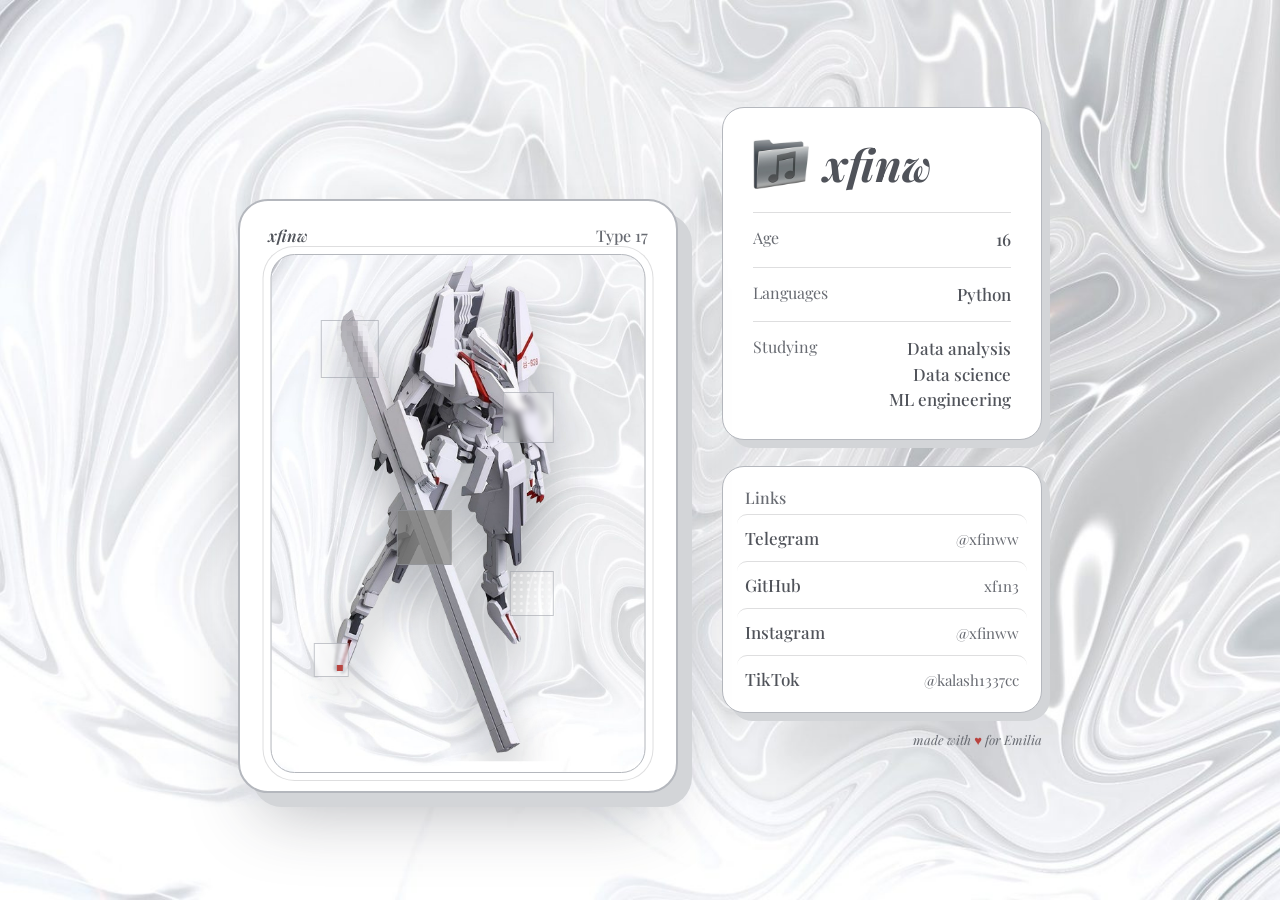
<file: index.html>
<!DOCTYPE html>
<html lang="en">
<head>
  <meta charset="utf-8">
  <meta name="viewport" content="width=device-width, initial-scale=1">
  <title>github.com/xf1n3</title>
  <meta name="description" content="xfinw, 19. Studying data analysis, data science and ML engineering.">
  <meta name="theme-color" content="#ffffff">
  <meta name="color-scheme" content="light only">
  <link rel="icon" type="image/png" href="favicon.png">
  <link rel="preconnect" href="https://fonts.googleapis.com">
  <link rel="preconnect" href="https://fonts.gstatic.com" crossorigin>
  <link href="https://fonts.googleapis.com/css2?family=Playfair+Display:ital,wght@0,400..900;1,400..900&display=swap" rel="stylesheet">
  <link rel="stylesheet" href="style.css">
</head>
<body class="page">

  <div class="layout">

    <main class="card">
      <span class="card__tag card__tag--left">xfinw</span>
      <span class="card__tag card__tag--right">Type 17</span>
      <span class="card__backdrop" aria-hidden="true"></span>

      <div class="card__figure">
        <img class="card__hero" id="hero" src="images/t17.png" width="501" height="751" alt="Type 17 Garde mecha from Knights of Sidonia">

        <span class="effect effect--pixel" style="--x:10; --y:14; --size:17; --order:0" aria-hidden="true">
          <canvas class="effect__canvas"></canvas>
        </span>
        <span class="effect effect--blur" style="--x:63; --y:28; --size:15; --order:1" aria-hidden="true"></span>
        <span class="effect effect--invert" style="--x:32; --y:51; --size:16; --order:2" aria-hidden="true"></span>
        <span class="effect effect--dots" style="--x:65; --y:63; --size:13; --order:3" aria-hidden="true"></span>
        <span class="effect effect--frost" style="--x:8; --y:77; --size:10; --order:4" aria-hidden="true"></span>
      </div>
    </main>

    <div class="layout__side">

      <aside class="profile" aria-label="About">
        <div class="profile__header">
          <img class="profile__avatar" src="images/avatar.png" width="56" height="56" alt="">
          <h1 class="profile__name">xfinw</h1>
        </div>
        <dl class="profile__list">
          <div class="profile__row">
            <dt class="profile__term">Age</dt>
            <dd class="profile__value">16</dd>
          </div>
          <div class="profile__row">
            <dt class="profile__term">Languages</dt>
            <dd class="profile__value">Python</dd>
          </div>
          <div class="profile__row">
            <dt class="profile__term">Studying</dt>
            <dd class="profile__value">Data analysis<br>Data science<br>ML engineering</dd>
          </div>
        </dl>
      </aside>

      <nav class="links" aria-label="Social links">
        <h2 class="links__title">Links</h2>
        <a class="links__item" href="https://t.me/xfinww" target="_blank" rel="noopener noreferrer">
          <span class="links__name">Telegram</span>
          <span class="links__handle">@xfinww</span>
        </a>
        <a class="links__item" href="https://github.com/xf1n3" target="_blank" rel="noopener noreferrer">
          <span class="links__name">GitHub</span>
          <span class="links__handle">xf1n3</span>
        </a>
        <a class="links__item" href="https://www.instagram.com/xfinww" target="_blank" rel="noopener noreferrer">
          <span class="links__name">Instagram</span>
          <span class="links__handle">@xfinww</span>
        </a>
        <a class="links__item" href="https://tiktok.com/@kalash1337cc" target="_blank" rel="noopener noreferrer">
          <span class="links__name">TikTok</span>
          <span class="links__handle">@kalash1337cc</span>
        </a>
      </nav>

      <p class="footnote">made with <span class="footnote__heart">&hearts;</span> for Emilia</p>

    </div>

  </div>

  <script src="script.js" defer></script>
</body>
</html>
</file>
<file: style.css>
:root {
  color-scheme: light only;
  --color-card: #ffffff;
  --color-edge: #d3d5d8;
  --color-text: #50535a;
  --color-border: #b4b7bd;
  --color-muted: #686b72;
  --color-accent: #b9433f;
  --color-line: rgba(52, 54, 59, 0.16);
  --ease-out: cubic-bezier(0.22, 0.8, 0.24, 1);
}

* {
  box-sizing: border-box;
  margin: 0;
  padding: 0;
}

.page {
  display: flex;
  align-items: center;
  justify-content: center;
  min-height: 100vh;
  padding: 40px 20px;
  font-family: "Playfair Display", Georgia, serif;
  color: var(--color-text);
  background: #fff url("images/wallpaper.jpg") center / cover fixed no-repeat;
}

.layout {
  display: flex;
  flex-wrap: wrap;
  align-items: flex-end;
  justify-content: center;
}

.layout__side {
  display: flex;
  flex-direction: column;
  gap: 26px;
  width: min(320px, 86vw);
  margin: 0 0 44px 44px;
}

.card {
  position: relative;
  width: min(440px, 86vw);
  aspect-ratio: 4 / 5.4;
  background: var(--color-card);
  border: 2px solid var(--color-border);
  border-radius: 30px;
  box-shadow:
    14px 14px 0 var(--color-edge),
    0 40px 70px -24px rgba(40, 44, 54, 0.35);
}

.card__tag {
  position: absolute;
  top: 24px;
  font-size: 16px;
  font-weight: 600;
}

.card__tag--left {
  left: 28px;
  font-style: italic;
}

.card__tag--right {
  right: 28px;
  font-weight: 500;
  color: var(--color-muted);
}

.card__figure {
  position: absolute;
  left: 50%;
  bottom: 5%;
  height: 87%;
  transform: translateX(-50%);
}

.card__hero {
  display: block;
  height: 100%;
  width: auto;
  filter: drop-shadow(0 24px 20px rgba(50, 54, 64, 0.35));
}

.profile {
  width: 100%;
  padding: 28px 30px 12px;
  background: var(--color-card);
  border: 1.5px solid var(--color-border);
  border-radius: 22px;
  box-shadow: 8px 8px 0 var(--color-edge);
}

.profile__header {
  display: flex;
  align-items: center;
  gap: 14px;
  margin-bottom: 20px;
}

.profile__avatar {
  display: block;
  width: 56px;
  height: 56px;
  object-fit: contain;
}

.profile__name {
  font-size: 44px;
  font-weight: 700;
  font-style: italic;
  line-height: 1;
}

.profile__row {
  display: flex;
  justify-content: space-between;
  gap: 20px;
  padding: 14px 0;
  border-top: 1px solid var(--color-line);
}

.profile__term {
  font-size: 16px;
  color: var(--color-muted);
}

.profile__value {
  font-size: 17px;
  font-weight: 500;
  line-height: 1.5;
  text-align: right;
}

.links {
  padding: 20px 22px 10px;
  background: var(--color-card);
  border: 1.5px solid var(--color-border);
  border-radius: 22px;
  box-shadow: 8px 8px 0 var(--color-edge);
}

.links__title {
  margin-bottom: 6px;
  font-size: 16px;
  font-weight: 500;
  color: var(--color-muted);
}

.links__item {
  display: flex;
  justify-content: space-between;
  align-items: baseline;
  gap: 16px;
  margin: 0 -8px;
  padding: 12px 8px;
  border-top: 1px solid var(--color-line);
  border-radius: 10px;
  color: var(--color-text);
  text-decoration: none;
}

.links__item:hover {
  background: #f1f2f3;
}

.links__item:focus-visible {
  outline: 2px solid var(--color-border);
  outline-offset: 2px;
}

.links__name {
  font-size: 17px;
  font-weight: 500;
}

.links__handle {
  font-size: 15px;
  color: var(--color-muted);
  text-align: right;
  overflow-wrap: anywhere;
}

.footnote {
  margin-top: -8px;
  font-size: 13px;
  font-style: italic;
  color: var(--color-muted);
  text-align: right;
  opacity: 0.7;
}

.footnote__heart {
  color: var(--color-accent);
}

@media (max-width: 900px) {
  .page {
    background-attachment: scroll;
  }

  .layout {
    flex-direction: column;
    align-items: center;
  }

  .layout__side {
    width: min(300px, 80vw);
    margin: 28px 0 0 72px;
  }
}

@media (max-width: 360px) {
  .layout__side {
    margin-left: 24px;
  }

  .profile__name {
    font-size: 36px;
  }
}

.card {
  animation: card-in 1s var(--ease-out) both;
}

.card__backdrop {
  position: absolute;
  left: 50%;
  top: 9%;
  bottom: 3%;
  width: 86%;
  transform: translateX(-50%);
  transform-origin: 50% 100%;
  background: #f1f2f3 url("images/wallpaper.jpg") 20% 30% / 320% auto;
  border: 1.5px solid var(--color-border);
  border-radius: 24px;
  box-shadow:
    0 0 0 7px #fff,
    0 0 0 8px var(--color-line);
  animation:
    capsule-in 1.1s var(--ease-out) 0.3s both,
    drift 40s ease-in-out 1.4s infinite alternate;
}

.card__tag {
  animation: fade 1s ease 1.9s both;
}

.card__hero {
  animation: hero-in 1.7s var(--ease-out) 0.6s both;
}

.profile {
  animation: fade 1s ease 2.2s both;
}

.links {
  animation: fade 1s ease 2.4s both;
}

.footnote {
  animation: fade 1s ease 2.6s both;
}

@keyframes card-in {
  from {
    opacity: 0;
    transform: translateY(32px) scale(0.96);
  }
  to {
    opacity: 1;
    transform: none;
  }
}

@keyframes capsule-in {
  from {
    opacity: 0;
    transform: translateX(-50%) scaleY(0.15);
  }
  to {
    opacity: 1;
    transform: translateX(-50%);
  }
}

@keyframes drift {
  to {
    background-position: 85% 70%;
  }
}

@keyframes fade {
  from {
    opacity: 0;
  }
  to {
    opacity: 1;
  }
}

@keyframes pop {
  from {
    opacity: 0;
    transform: scale(0.6);
  }
  to {
    opacity: 1;
    transform: none;
  }
}

@keyframes hero-in {
  0% {
    opacity: 0;
    clip-path: inset(100% 0 0 0);
    filter: blur(14px) drop-shadow(0 24px 20px rgba(50, 54, 64, 0));
    transform: translateY(40px) scale(0.96);
  }
  60% {
    opacity: 1;
  }
  100% {
    opacity: 1;
    clip-path: inset(-20% -20% 0 -20%);
    filter: blur(0) drop-shadow(0 24px 20px rgba(50, 54, 64, 0.35));
    transform: none;
  }
}

@media (prefers-reduced-motion: reduce) {
  * {
    animation: none !important;
  }
}

.effect {
  position: absolute;
  left: calc(var(--x) * 1%);
  top: calc(var(--y) * 1%);
  width: calc(var(--size) * 1%);
  aspect-ratio: 1;
  overflow: hidden;
  border: 1px solid rgba(150, 154, 162, 0.55);
  animation: pop 0.7s var(--ease-out) both;
  animation-delay: calc(2s + var(--order) * 0.15s);
}

.effect--hidden {
  display: none;
}

.effect__canvas {
  display: block;
  width: 100%;
  height: 100%;
  opacity: 0.8;
}

.effect--blur {
  background: rgba(255, 255, 255, 0.12);
  backdrop-filter: blur(3px);
}

.effect--invert {
  backdrop-filter: invert(0.35) grayscale(1);
}

.effect--dots {
  backdrop-filter: grayscale(0.6) contrast(1.04);
  background-image: url("data:image/svg+xml,%3Csvg xmlns='http://www.w3.org/2000/svg' width='7' height='7'%3E%3Ccircle cx='3.5' cy='3.5' r='1.5' fill='%23ffffff' fill-opacity='.55'/%3E%3C/svg%3E");
}

.effect--frost {
  background: rgba(255, 255, 255, 0.45);
  backdrop-filter: blur(1px);
}

.effect--frost::after {
  content: "";
  position: absolute;
  right: 5px;
  bottom: 5px;
  width: 6px;
  height: 6px;
  background: var(--color-accent);
}

@supports not (backdrop-filter: blur(1px)) {
  .effect--blur,
  .effect--invert,
  .effect--dots,
  .effect--frost {
    background: rgba(255, 255, 255, 0.4);
  }
}
</file>
